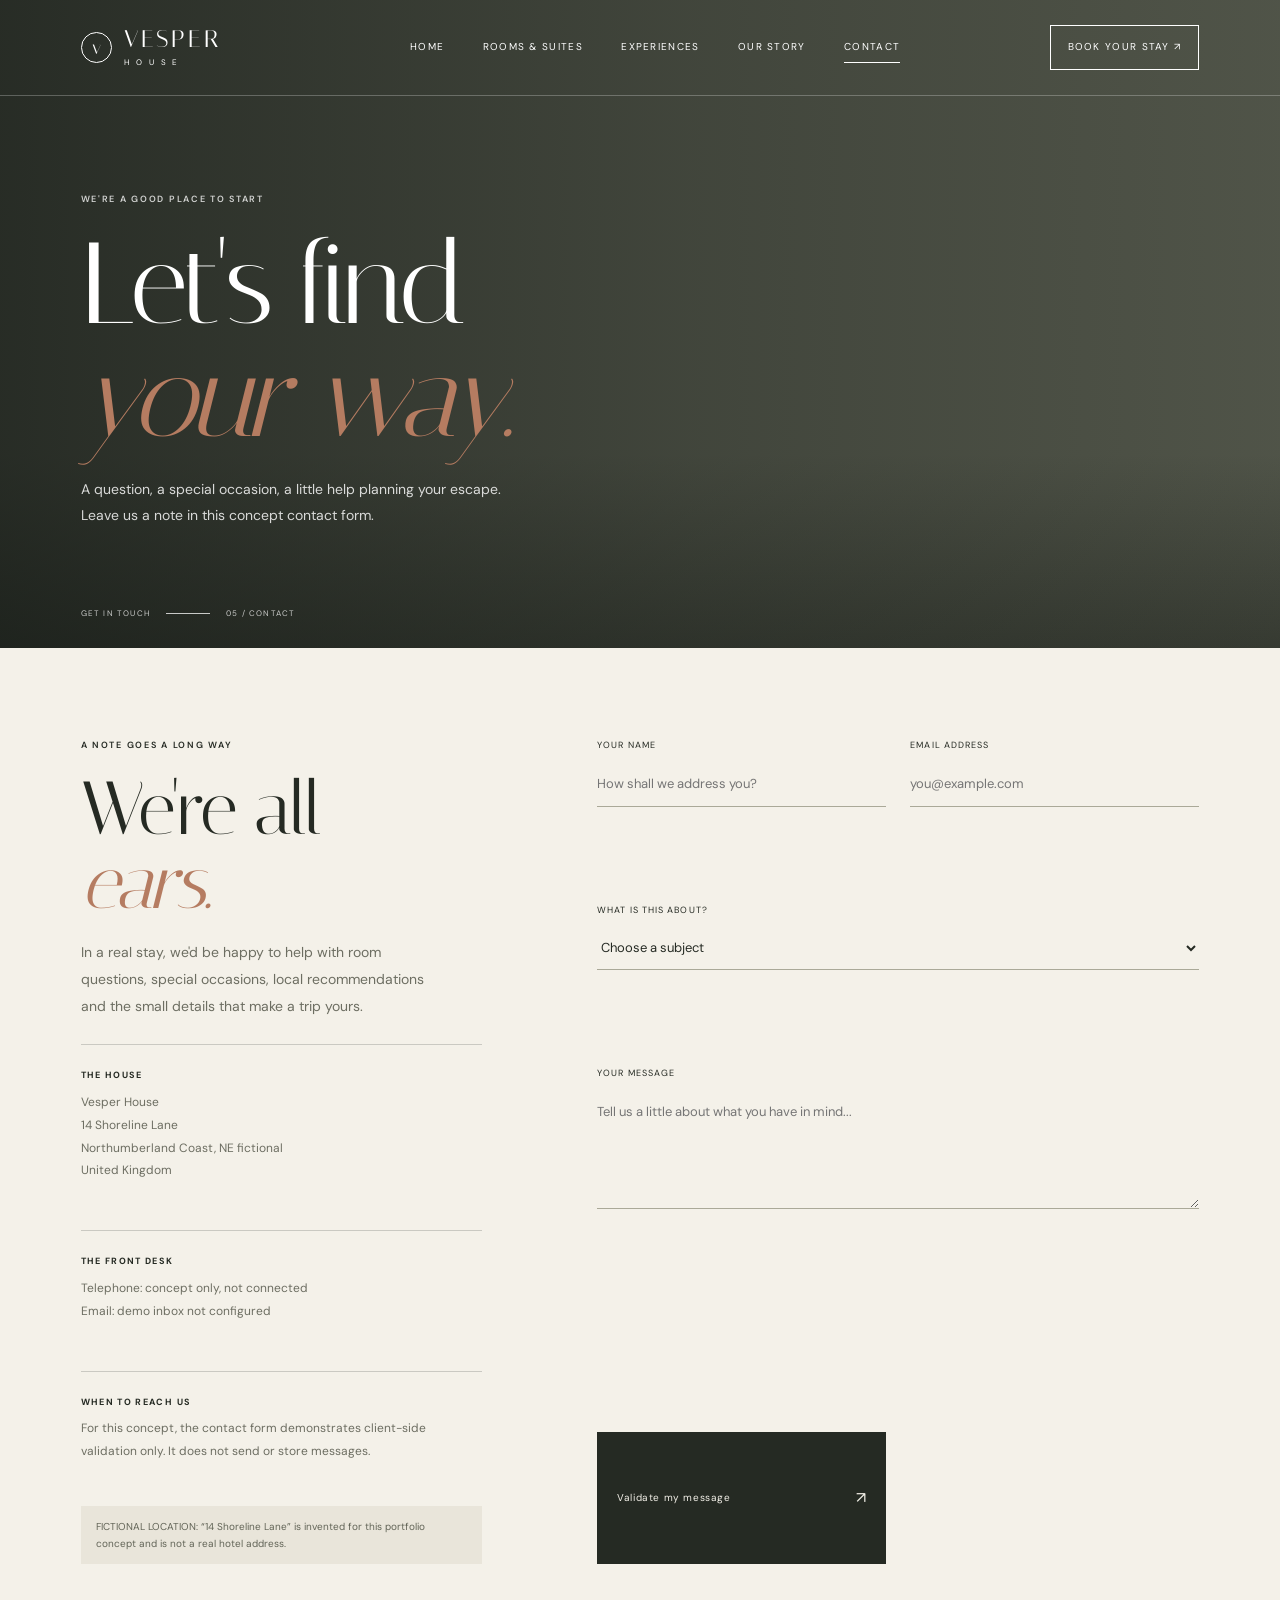
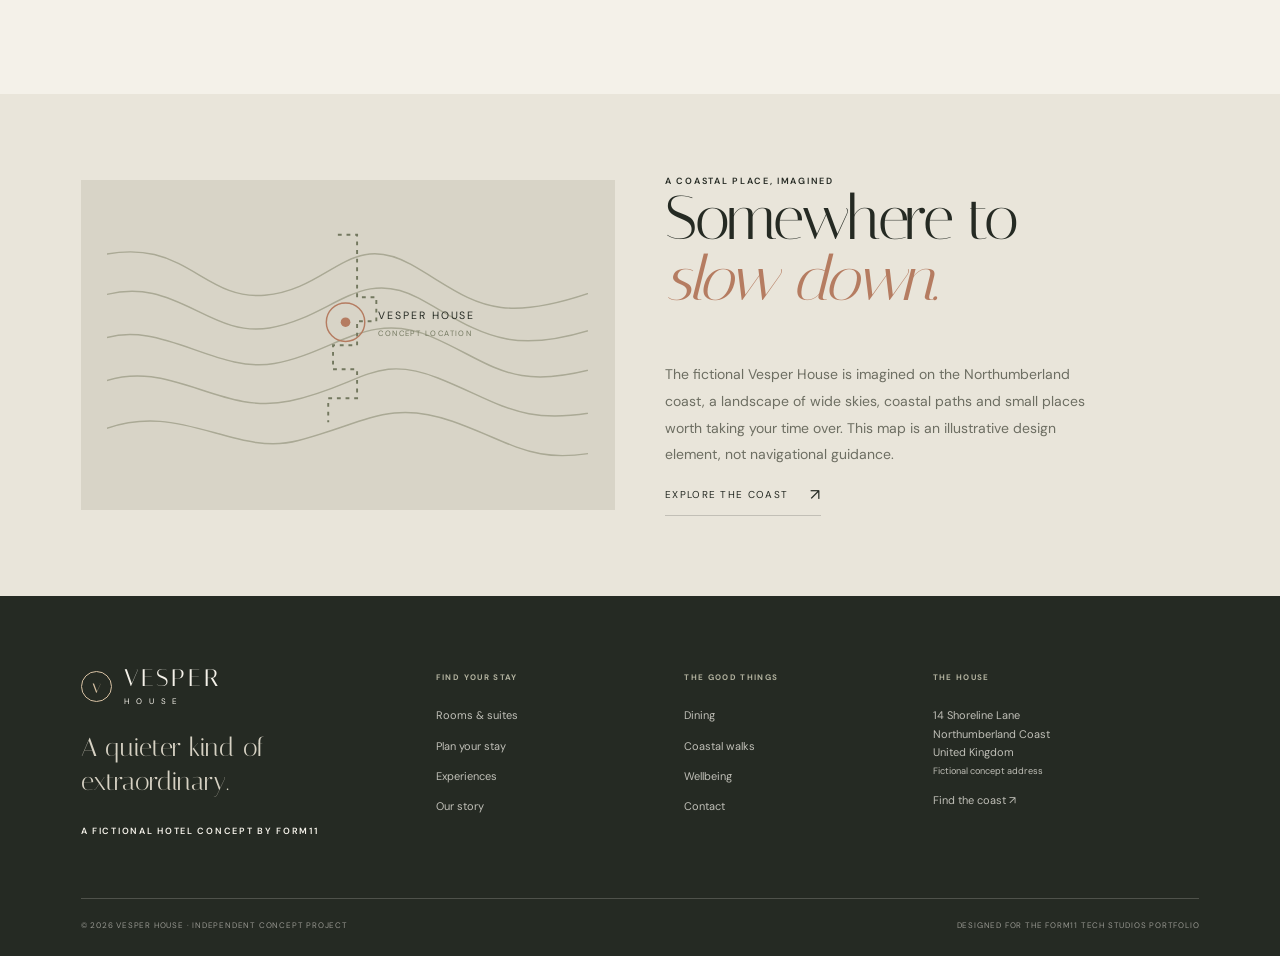
<file: contact.html>
<!doctype html><html lang="en-GB"><head><meta charset="utf-8"><meta name="viewport" content="width=device-width,initial-scale=1"><meta name="theme-color" content="#20251f"><meta name="description" content="Get in touch with Vesper House. This is a fictional boutique hotel portfolio concept with a demonstration contact form."><title>Contact | Vesper House</title><link rel="preconnect" href="https://fonts.googleapis.com"><link rel="preconnect" href="https://fonts.gstatic.com" crossorigin><link href="https://fonts.googleapis.com/css2?family=DM+Sans:wght@400;500;600;700&family=Italiana&display=swap" rel="stylesheet"><link rel="stylesheet" href="styles.css"></head><body data-page="contact"><div id="site-header"></div><main><section class="page-hero"><div class="hero-image" style="background-image:url('https://images.unsplash.com/photo-1500375592092-40eb2168fd21?auto=format&fit=crop&w=2200&q=90')"></div><div class="hero-shade"></div><div class="hero-content reveal"><span class="eyebrow light">WE'RE A GOOD PLACE TO START</span><h1>Let's find<br><em>your way.</em></h1><p class="hero-copy">A question, a special occasion, a little help planning your escape. Leave us a note in this concept contact form.</p></div><div class="hero-index"><span>GET IN TOUCH</span><span class="index-line"></span><span>05 / CONTACT</span></div></section><section class="contact-layout"><div class="contact-info reveal"><span class="eyebrow">A NOTE GOES A LONG WAY</span><h2>We're all<br><em>ears.</em></h2><p>In a real stay, we'd be happy to help with room questions, special occasions, local recommendations and the small details that make a trip yours.</p><div class="contact-detail"><h3>THE HOUSE</h3><p>Vesper House<br>14 Shoreline Lane<br>Northumberland Coast, NE fictional<br>United Kingdom</p></div><div class="contact-detail"><h3>THE FRONT DESK</h3><p>Telephone: concept only, not connected<br>Email: demo inbox not configured</p></div><div class="contact-detail"><h3>WHEN TO REACH US</h3><p>For this concept, the contact form demonstrates client-side validation only. It does not send or store messages.</p></div><div class="concept-note">FICTIONAL LOCATION: “14 Shoreline Lane” is invented for this portfolio concept and is not a real hotel address.</div></div><form class="contact-form reveal" id="contact-form" novalidate><label>Your name<input name="name" autocomplete="name" required minlength="2" placeholder="How shall we address you?"></label><label>Email address<input name="email" type="email" autocomplete="email" required placeholder="you@example.com"></label><label class="full">What is this about?<select name="subject" required><option value="">Choose a subject</option><option>Planning a stay</option><option>A special occasion</option><option>Dining and experiences</option><option>Something else</option></select></label><label class="full">Your message<textarea name="message" required minlength="10" placeholder="Tell us a little about what you have in mind..."></textarea></label><div class="form-message" id="contact-message" aria-live="polite" role="status"></div><button class="button button-dark" type="submit">Validate my message <span>↗</span></button></form></section><section class="location-section" id="location"><div class="location-illustration reveal"><svg viewBox="0 0 500 300" fill="none" aria-label="Decorative conceptual map of a coastline"><path d="M-20 60C80 30 96 104 164 98S252 30 316 66 400 135 520 89" stroke="#aaa995" stroke-width="1.5"/><path d="M-10 100C70 73 104 143 169 132S263 68 324 101 415 165 515 130" stroke="#aaa995" stroke-width="1.5"/><path d="M-10 145C55 120 112 180 174 169S272 113 337 141 420 200 515 172" stroke="#aaa995" stroke-width="1.5"/><path d="M-10 190C65 160 115 224 190 208S278 158 344 184 430 235 515 218" stroke="#aaa995" stroke-width="1.5"/><path d="M-10 240C75 204 130 267 199 249S294 206 359 229 443 275 515 260" stroke="#aaa995" stroke-width="1.5"/><path d="M240 35L260 35 260 100 280 100 280 125 260 125 260 150 235 150 235 175 260 175 260 205 230 205 230 230" stroke="#73785f" stroke-width="2" stroke-dasharray="4 5"/><circle cx="248" cy="126" r="20" stroke="#b57c61" stroke-width="1.5"/><circle cx="248" cy="126" r="5" fill="#b57c61"/><text x="282" y="123" fill="#252a23" font-size="11" letter-spacing="2">VESPER HOUSE</text><text x="282" y="140" fill="#73785f" font-size="8" letter-spacing="1.5">CONCEPT LOCATION</text></svg></div><div class="reveal"><span class="eyebrow">A COASTAL PLACE, IMAGINED</span><h2>Somewhere to<br><em>slow down.</em></h2><p>The fictional Vesper House is imagined on the Northumberland coast, a landscape of wide skies, coastal paths and small places worth taking your time over. This map is an illustrative design element, not navigational guidance.</p><a class="text-link" href="experiences.html#the-coast">Explore the coast <span>↗</span></a></div></section></main><div id="site-footer"></div><script src="app.js"></script></body></html>
</file>
<file: styles.css>
:root{--ink:#252a23;--paper:#f4f1e9;--cream:#e8e1d3;--olive:#73785f;--clay:#b57c61;--line:rgba(37,42,35,.2);--serif:'Italiana',Georgia,serif;--sans:'DM Sans',Arial,sans-serif;--pad:clamp(22px,6.3vw,100px);--ease:cubic-bezier(.2,.75,.25,1)}
*{box-sizing:border-box}html{scroll-behavior:smooth;scroll-padding-top:90px}body{margin:0;background:var(--paper);color:var(--ink);font-family:var(--sans);font-size:14px;line-height:1.65;-webkit-font-smoothing:antialiased}body.menu-open{overflow:hidden}img{display:block;width:100%;height:100%;object-fit:cover}a{color:inherit;text-decoration:none}button,input,select,textarea{font:inherit}button,a,input,select,textarea{-webkit-tap-highlight-color:transparent}button{color:inherit}.site-header{position:absolute;top:0;left:0;width:100%;z-index:20;padding:25px var(--pad);display:flex;align-items:center;justify-content:space-between;color:#fff;border-bottom:1px solid rgba(255,255,255,.25);transition:background .4s,color .4s,padding .4s}.site-header.scrolled{position:fixed;padding-top:16px;padding-bottom:16px;background:rgba(244,241,233,.96);color:var(--ink);border-color:var(--line);backdrop-filter:blur(14px)}.brand{display:flex;align-items:center;gap:12px;min-width:180px}.brand-mark{width:31px;height:31px;border:1px solid currentColor;border-radius:50%;display:grid;place-items:center;font-family:var(--serif);font-size:19px;line-height:1}.brand-word{font-family:var(--serif);font-size:24px;letter-spacing:.12em;line-height:1}.brand-word small{display:block;font:8px var(--sans);letter-spacing:.31em;margin-top:6px}.nav-links{display:flex;align-items:center;gap:clamp(18px,3vw,45px)}.nav-links a,.nav-book{font-size:10px;text-transform:uppercase;letter-spacing:.13em;position:relative}.nav-links a:after{content:"";position:absolute;bottom:-7px;left:0;width:100%;height:1px;background:currentColor;transform:scaleX(0);transform-origin:right;transition:transform .35s var(--ease)}.nav-links a:hover:after,.nav-links a[aria-current=page]:after{transform:scaleX(1);transform-origin:left}.nav-book{border:1px solid currentColor;padding:13px 17px;transition:background .3s,color .3s}.nav-book:hover{background:var(--paper);color:var(--ink)}.scrolled .nav-book:hover{background:var(--ink);color:var(--paper)}.menu-toggle{display:none;background:none;border:0;color:inherit;font-size:10px;letter-spacing:.12em;text-transform:uppercase}.hero{height:min(900px,100svh);min-height:680px;position:relative;display:flex;align-items:center;overflow:hidden;background:#43483f;color:#fff}.hero-image,.hero-shade,.closing-bg{position:absolute;inset:0}.hero-image{background-image:url('https://images.unsplash.com/photo-1510798831971-661eb04b3739?auto=format&fit=crop&w=2400&q=90');background-position:center 53%;background-size:cover;animation:heroDrift 2s var(--ease) both;transform:scale(1.04)}.hero-shade{background:linear-gradient(90deg,rgba(19,24,20,.68),rgba(19,24,20,.28) 54%,rgba(19,24,20,.05)),linear-gradient(0deg,rgba(16,20,16,.4),transparent 30%)}.hero-content{position:relative;z-index:2;margin-left:var(--pad);max-width:690px;padding-top:50px}.eyebrow{font-size:9px;letter-spacing:.19em;font-weight:600;display:block;line-height:1.6}.light{color:rgba(255,255,255,.78)}h1,h2,h3,p,figure{margin-top:0}h1,h2{font-weight:400;font-family:var(--serif);letter-spacing:-.035em;line-height:.98}h1{font-size:clamp(68px,9vw,132px);margin:27px 0 25px}h1 em,h2 em{font-weight:400;color:var(--clay)}.hero h1 em{color:#d8c2a4}.hero-copy{max-width:390px;color:rgba(255,255,255,.82);font-size:14px;line-height:1.9;margin-bottom:34px}.hero-actions{display:flex;align-items:center;gap:28px;flex-wrap:wrap}.button{display:inline-flex;align-items:center;justify-content:space-between;gap:28px;padding:16px 19px;min-width:190px;font-size:10px;letter-spacing:.06em;border:1px solid transparent;cursor:pointer;transition:background .35s,color .35s,border-color .35s,transform .35s var(--ease)}.button span{font-size:16px;transition:transform .3s}.button:hover span{transform:translate(3px,-3px)}.button-light{background:var(--paper);color:var(--ink)}.button-light:hover{background:#d8c2a4;transform:translateY(-2px)}.button-dark{background:var(--ink);color:var(--paper)}.button-dark:hover{background:#4d5747}.button-outline{border-color:var(--ink);background:transparent}.button-outline:hover{background:var(--ink);color:var(--paper)}.text-link{display:inline-flex;gap:22px;align-items:center;font-size:10px;text-transform:uppercase;letter-spacing:.13em;padding-bottom:7px;border-bottom:1px solid var(--line)}.text-link span{font-size:16px;transition:transform .3s}.text-link:hover span{transform:translate(3px,-3px)}.light-link{border-color:rgba(255,255,255,.45)}.hero-index{position:absolute;bottom:38px;left:var(--pad);display:flex;align-items:center;gap:16px;font-size:8px;letter-spacing:.15em;color:rgba(255,255,255,.75)}.index-line{display:inline-block;width:44px;height:1px;background:currentColor}.scroll-cue{position:absolute;right:var(--pad);bottom:0;display:flex;align-items:center;gap:15px;flex-direction:column;font-size:8px;letter-spacing:.16em;color:rgba(255,255,255,.8)}.scroll-line{height:55px;width:1px;background:rgba(255,255,255,.6);transform-origin:top;animation:scrollPulse 2s infinite}.booking-strip{position:relative;z-index:3;margin:-1px auto 0;background:var(--cream);padding:24px var(--pad);display:flex;align-items:center;justify-content:space-between;gap:30px}.booking-intro{min-width:155px}.booking-intro>span:last-child{display:block;font-family:var(--serif);font-size:23px;margin-top:4px}.quick-book{display:flex;align-items:end;gap:clamp(15px,3vw,45px);flex:1;justify-content:flex-end}.quick-book label,.booking-form label,.contact-form label{display:flex;flex-direction:column;gap:8px;font-size:9px;letter-spacing:.12em;text-transform:uppercase;min-width:115px}.quick-book input,.quick-book select{border:0;border-bottom:1px solid #9c9b8b;background:transparent;padding:7px 0;color:var(--ink);outline-offset:4px;min-width:0;width:100%;font-size:12px;text-transform:none;letter-spacing:0}.quick-book .button{min-width:180px}.section-pad{padding:clamp(75px,10vw,150px) var(--pad)}.intro{display:grid;grid-template-columns:.6fr 1.2fr 1fr;gap:clamp(30px,5vw,80px);align-items:start}.intro-kicker{display:flex;flex-direction:column;justify-content:space-between;min-height:360px}.vertical-note{writing-mode:vertical-rl;transform:rotate(180deg);font-size:8px;letter-spacing:.17em;align-self:flex-start;color:#7d806f}.intro-main h2,.section-heading h2,.experience-copy h2,.destination-copy h2{font-size:clamp(50px,6.4vw,88px);margin:0 0 40px}.intro-main h2 em,.section-heading h2 em,.experience-copy h2 em,.destination-copy h2 em{color:var(--olive)}.intro-bottom{display:flex;align-items:end;gap:35px}.intro-bottom p{font-size:13px;line-height:1.9;max-width:365px;margin:0;color:#66685d}.circle-link{width:92px;height:92px;flex-shrink:0;border:1px solid #a3a493;border-radius:50%;display:flex;flex-direction:column;justify-content:center;align-items:center;gap:2px;font-size:9px;transition:background .3s,color .3s,transform .4s}.circle-link b{font-size:17px;font-weight:400}.circle-link:hover{background:var(--ink);color:var(--paper);transform:rotate(-8deg)}.intro-photo{margin:90px 0 0}.intro-photo img{aspect-ratio:4/5}.intro-photo figcaption{font-size:8px;letter-spacing:.14em;margin-top:12px;color:#77796d}.rooms-section{background:#e9e5da}.section-heading{display:flex;align-items:end;justify-content:space-between;gap:30px;margin-bottom:48px}.section-heading h2{margin:17px 0 0}.room-grid{display:grid;grid-template-columns:repeat(3,minmax(0,1fr));gap:22px}.room-card:nth-child(2){margin-top:65px}.room-card:nth-child(3){margin-top:125px}.image-link{display:block;position:relative;overflow:hidden;background:#d1cbbb}.image-link img{aspect-ratio:4/5;transition:transform .9s var(--ease),filter .7s}.image-link:hover img{transform:scale(1.045);filter:brightness(.88)}.image-index{position:absolute;top:17px;left:17px;color:#fff;font-size:9px;letter-spacing:.12em}.image-arrow{position:absolute;right:15px;bottom:15px;width:42px;height:42px;background:var(--paper);border-radius:50%;display:grid;place-items:center;font-size:18px;transition:transform .3s,background .3s}.image-link:hover .image-arrow{transform:rotate(45deg);background:#d8c2a4}.room-meta{display:flex;justify-content:space-between;gap:15px;padding-top:19px}.room-meta h3{font:26px var(--serif);margin:0 0 5px}.room-meta p{font-size:11px;line-height:1.7;color:#737469;max-width:230px;margin:0}.room-meta>span{font-size:11px;white-space:nowrap;margin-top:5px}.room-meta small{font-size:9px;color:#74756a}.quote-band{min-height:420px;background:var(--olive);color:var(--paper);display:flex;flex-direction:column;align-items:center;justify-content:center;text-align:center;padding:80px 20px}.quote-mark{font:80px var(--serif);height:60px;color:#d2b89a}.quote-band blockquote{font:clamp(42px,6.5vw,82px)/1.03 var(--serif);letter-spacing:-.025em;margin:15px 0 30px}.quote-band blockquote em{color:#d7c5ab}.quote-band>p{font-size:8px;letter-spacing:.2em;margin:0;color:rgba(255,255,255,.72)}.experience-feature{display:grid;grid-template-columns:1.1fr .9fr;gap:clamp(45px,9vw,140px);align-items:center}.experience-image{position:relative}.experience-image img{aspect-ratio:4/5}.photo-caption{position:absolute;left:18px;bottom:18px;color:white;font-size:8px;letter-spacing:.16em}.experience-copy{padding:25px 0;max-width:440px}.experience-copy h2{margin:24px 0 28px}.experience-copy>p,.destination-copy>p{font-size:13px;color:#6d6e62;line-height:2;max-width:365px;margin-bottom:32px}.feature-count{display:flex;align-items:center;gap:14px;margin-top:80px;font-size:8px;letter-spacing:.15em;color:#77796d}.feature-count .index-line{width:55px}.journal-section{background:#e9e5da}.heading-note{font:20px/1.4 var(--serif);max-width:240px;color:#77796d;margin:0 0 8px}.journal-grid{display:grid;grid-template-columns:repeat(3,minmax(0,1fr));gap:22px}.journal-card{display:block;position:relative}.journal-card>img{aspect-ratio:4/3;transition:transform .7s var(--ease);overflow:hidden}.journal-card:hover>img{transform:scale(.98)}.journal-card>div{position:relative;padding:22px 42px 10px 0}.journal-card h3{font:clamp(22px,2.3vw,30px)/1.15 var(--serif);margin:12px 0 0;max-width:300px}.journal-arrow{position:absolute;right:0;bottom:18px;font-size:20px;transition:transform .3s}.journal-card:hover .journal-arrow{transform:translate(3px,-3px)}.testimonial{position:relative;text-align:center;min-height:440px;display:flex;flex-direction:column;justify-content:center;align-items:center}.testimonial-inner{max-width:800px}.testimonial-inner .quote-mark{margin:15px 0 0}.testimonial blockquote{font:clamp(35px,5.2vw,65px)/1.12 var(--serif);letter-spacing:-.02em;margin:0 auto 30px}.testimonial-byline{font-size:8px;letter-spacing:.13em;color:#77796d;display:flex;justify-content:center;gap:12px}.testimonial-controls{position:absolute;right:var(--pad);bottom:50px;display:flex;align-items:center;gap:15px;font-size:9px}.testimonial-controls button{border:1px solid var(--line);background:transparent;border-radius:50%;width:36px;height:36px;cursor:pointer;transition:background .2s,color .2s}.testimonial-controls button:hover{background:var(--ink);color:var(--paper)}.testimonial-controls span{display:flex;align-items:center;gap:8px}.testimonial-controls i{display:block;width:25px;height:1px;background:#9d9c8e}.destination{background:#e9e5da;display:grid;grid-template-columns:.7fr 1.3fr;gap:clamp(35px,8vw,125px);align-items:center}.destination-copy{padding:30px 0}.destination-copy h2{margin:25px 0}.destination-copy .text-link{margin-top:5px}.coordinates{display:block;margin-top:65px;font-size:8px;letter-spacing:.15em;color:#7d806f}.destination-image{position:relative}.destination-image img{aspect-ratio:5/4}.destination-image>span{position:absolute;bottom:16px;left:18px;color:#fff;font-size:8px;letter-spacing:.14em}.closing-cta{min-height:570px;display:grid;place-items:center;text-align:center;color:#fff;position:relative;overflow:hidden;background:#343a30}.closing-bg{background-image:linear-gradient(rgba(23,28,22,.55),rgba(23,28,22,.55)),url('https://images.unsplash.com/photo-1470770841072-f978cf4d019e?auto=format&fit=crop&w=2200&q=85');background-size:cover;background-position:center;transition:transform 1.5s var(--ease)}.closing-cta:hover .closing-bg{transform:scale(1.03)}.closing-content{position:relative;padding:70px 20px}.closing-content h2{font-size:clamp(58px,8vw,100px);margin:22px 0 35px}.closing-content h2 em{color:#d8c2a4}.site-footer{background:var(--ink);color:var(--paper);padding:70px var(--pad) 24px}.footer-top{display:grid;grid-template-columns:1.2fr .8fr .8fr 1fr;gap:35px;padding-bottom:60px}.footer-brand p{font:26px/1.3 var(--serif);max-width:250px;margin:25px 0;color:#d6d1c3}.footer-col h4{font-size:8px;letter-spacing:.17em;color:#b2b29f;margin:5px 0 22px}.footer-col a,.footer-col p{display:block;font-size:11px;color:rgba(244,241,233,.75);margin:0 0 12px;transition:color .2s}.footer-col a:hover{color:#d8c2a4}.footer-bottom{border-top:1px solid rgba(244,241,233,.2);padding-top:20px;display:flex;justify-content:space-between;gap:20px;font-size:8px;letter-spacing:.1em;color:rgba(244,241,233,.55)}.footer-bottom span:last-child{text-align:right}.page-hero{min-height:610px;height:72vh;max-height:800px;display:flex;align-items:end;position:relative;overflow:hidden;background:#53574b;color:#fff}.page-hero .hero-image{background-position:center}.page-hero .hero-content{padding-bottom:85px;max-width:800px}.page-hero h1{font-size:clamp(65px,9vw,115px);margin:22px 0}.page-hero .hero-copy{max-width:460px}.page-hero .hero-index{bottom:28px}.page-hero .hero-image{animation:none}.page-intro{display:grid;grid-template-columns:.7fr 1.3fr;gap:50px;padding:90px var(--pad);border-bottom:1px solid var(--line)}.page-intro h2{font-size:clamp(38px,5vw,65px);margin:0;max-width:800px}.page-intro p{max-width:600px;color:#6d6e62;line-height:1.9;margin:20px 0 0}.accommodation-list{padding:30px var(--pad) 120px}.stay-row{display:grid;grid-template-columns:1.1fr 1fr;gap:clamp(30px,7vw,100px);align-items:center;padding:65px 0;border-bottom:1px solid var(--line)}.stay-row:nth-child(even) .stay-image{order:2}.stay-image{position:relative}.stay-image img{aspect-ratio:5/4}.stay-number{position:absolute;top:15px;left:15px;color:#fff;font-size:9px;letter-spacing:.15em}.stay-details .eyebrow{color:var(--olive)}.stay-details h2{font-size:clamp(40px,5vw,65px);margin:18px 0}.stay-details>p{color:#6d6e62;max-width:440px;line-height:1.9}.stay-specs{display:flex;flex-wrap:wrap;gap:20px;margin:25px 0 28px;padding:17px 0;border-top:1px solid var(--line);border-bottom:1px solid var(--line);font-size:10px}.stay-specs span{display:flex;gap:7px;align-items:center}.stay-price{font:25px var(--serif);margin-bottom:25px}.stay-price small{font:10px var(--sans);color:#74756a}.page-banner{background:var(--olive);color:var(--paper);padding:90px var(--pad);display:flex;align-items:center;justify-content:space-between;gap:40px}.page-banner h2{font-size:clamp(40px,6vw,70px);margin:0;max-width:650px}.page-banner p{max-width:300px;color:rgba(255,255,255,.75);line-height:1.9}.experience-list{padding:35px var(--pad) 120px}.experience-row{display:grid;grid-template-columns:1fr 1fr;gap:clamp(30px,7vw,100px);align-items:center;padding:60px 0;border-bottom:1px solid var(--line);scroll-margin-top:100px}.experience-row:nth-child(even) .experience-row-image{order:2}.experience-row-image img{aspect-ratio:5/4}.experience-row-copy .eyebrow{color:var(--olive)}.experience-row-copy h2{font-size:clamp(42px,5vw,68px);margin:20px 0}.experience-row-copy p{max-width:440px;line-height:1.9;color:#6d6e62}.experience-meta{display:flex;gap:20px;flex-wrap:wrap;margin-top:28px;font-size:9px;letter-spacing:.1em;text-transform:uppercase}.about-story{display:grid;grid-template-columns:1fr 1fr;gap:clamp(35px,8vw,120px);align-items:center;padding:100px var(--pad)}.about-story img{aspect-ratio:4/5}.about-story h2{font-size:clamp(42px,5.7vw,75px);margin:22px 0}.about-story p{line-height:1.95;color:#6d6e62}.values-grid{padding:90px var(--pad);background:#e9e5da}.values-grid>h2{text-align:center;font-size:clamp(42px,6vw,72px);margin:18px 0 60px}.values-list{display:grid;grid-template-columns:repeat(3,1fr);gap:40px}.value-item{border-top:1px solid var(--line);padding-top:20px}.value-item span{font-size:9px;color:var(--olive);letter-spacing:.15em}.value-item h3{font:30px var(--serif);margin:20px 0 10px}.value-item p{font-size:12px;line-height:1.9;color:#6d6e62}.contact-layout{display:grid;grid-template-columns:.8fr 1.2fr;gap:clamp(40px,9vw,140px);padding:90px var(--pad) 130px}.contact-info h2{font-size:clamp(45px,6vw,75px);margin:20px 0}.contact-info>p{max-width:350px;line-height:1.9;color:#6d6e62}.contact-detail{padding:23px 0;border-top:1px solid var(--line);margin-top:25px}.contact-detail h3{font-size:9px;letter-spacing:.15em;text-transform:uppercase;margin:0 0 8px}.contact-detail p,.contact-detail a{font-size:12px;color:#6d6e62;margin:0;line-height:1.9}.concept-note{background:#e9e5da;padding:12px 15px;font-size:10px;color:#626457;line-height:1.7;margin-top:20px}.contact-form{display:grid;grid-template-columns:1fr 1fr;gap:24px}.contact-form label{font-size:9px}.contact-form .full{grid-column:1/-1}.contact-form input,.contact-form select,.contact-form textarea,.booking-form input,.booking-form select{border:0;border-bottom:1px solid #aaa998;background:transparent;padding:12px 0;outline-offset:4px;color:var(--ink);font-size:13px;text-transform:none;letter-spacing:0;border-radius:0;width:100%}.contact-form textarea{resize:vertical;min-height:120px}.contact-form .button{margin-top:10px}.form-message{grid-column:1/-1;min-height:20px;font-size:12px}.form-message.success{color:#456044}.form-message.error{color:#a34234}.location-section{background:#e9e5da;padding:80px var(--pad);display:grid;grid-template-columns:1fr 1fr;gap:50px;align-items:center}.location-illustration{background:#d8d4c7;min-height:330px;display:grid;place-items:center;position:relative;overflow:hidden}.location-illustration svg{width:90%;max-width:500px;height:auto}.location-section h2{font-size:clamp(40px,5vw,62px)}.location-section p{max-width:440px;color:#6d6e62;line-height:1.9}.booking-page{padding:150px var(--pad) 100px;min-height:80vh}.booking-heading{max-width:750px;margin-bottom:50px}.booking-heading h1{font-size:clamp(55px,8vw,90px);margin:20px 0}.booking-heading p{color:#6d6e62;max-width:520px;line-height:1.9}.demo-banner{background:#e7dfcc;padding:13px 16px;font-size:10px;letter-spacing:.04em;line-height:1.7;margin-bottom:30px;border-left:2px solid var(--clay)}.booking-layout{display:grid;grid-template-columns:1.2fr .8fr;gap:40px;align-items:start}.booking-form,.booking-summary{border:1px solid var(--line);padding:clamp(22px,3vw,40px)}.booking-form h2,.booking-summary h2{font:32px var(--serif);margin:0 0 25px}.booking-form-grid{display:grid;grid-template-columns:1fr 1fr;gap:24px}.booking-form label{font-size:9px;letter-spacing:.12em;text-transform:uppercase;display:flex;flex-direction:column;gap:7px}.booking-form .full{grid-column:1/-1}.booking-form .button{margin-top:25px}.booking-summary{background:#e9e5da;position:sticky;top:95px}.summary-room{display:flex;gap:17px;margin:20px 0 25px}.summary-room img{width:115px;height:115px;object-fit:cover}.summary-room h3{font:24px var(--serif);margin:5px 0}.summary-room p{font-size:10px;color:#6d6e62;margin:0}.summary-lines{border-top:1px solid var(--line);padding-top:15px}.summary-line{display:flex;justify-content:space-between;gap:20px;font-size:11px;margin:12px 0}.summary-total{border-top:1px solid var(--line);padding-top:18px;margin-top:18px;font:28px var(--serif);display:flex;justify-content:space-between}.summary-total small{font:9px var(--sans);color:#6d6e62}.booking-status{padding:13px;background:#f4f1e9;font-size:11px;line-height:1.7;margin-top:18px;min-height:45px}.booking-status.error{color:#a34234}.booking-status.success{color:#456044}.review-screen{display:none}.review-screen.active{display:block}.booking-step.hidden{display:none}.review-details{padding:15px 0;border-top:1px solid var(--line);font-size:12px}.review-details p{margin:8px 0;color:#626457}.review-actions{display:flex;gap:12px;flex-wrap:wrap;margin-top:25px}.review-actions button{min-width:150px}.site-footer .brand{min-width:0}.site-footer .brand-mark{color:#d8c2a4}.reveal{opacity:0;transform:translateY(25px);transition:opacity .9s var(--ease),transform .9s var(--ease)}.reveal.is-visible{opacity:1;transform:translateY(0)}.room-card.reveal:nth-child(2),.journal-card.reveal:nth-child(2){transition-delay:.12s}.room-card.reveal:nth-child(3),.journal-card.reveal:nth-child(3){transition-delay:.24s}@keyframes heroDrift{from{transform:scale(1.12);filter:brightness(.8)}to{transform:scale(1.04);filter:brightness(1)}}@keyframes scrollPulse{0%,100%{transform:scaleY(.65);opacity:.5}50%{transform:scaleY(1);opacity:1}}:focus-visible{outline:2px solid var(--clay);outline-offset:4px}::selection{background:var(--olive);color:#fff}
@media(max-width:1000px){.site-header{padding:20px var(--pad)}.nav-links{gap:17px}.nav-links a{font-size:9px}.brand{min-width:150px}.brand-word{font-size:21px}.nav-book{padding:11px}.booking-strip{align-items:flex-start;flex-direction:column}.quick-book{width:100%;justify-content:space-between}.intro{grid-template-columns:.35fr 1.2fr;gap:35px}.intro-photo{grid-column:2;margin-top:25px;max-width:440px}.intro-kicker{min-height:300px}.footer-top{grid-template-columns:1.2fr .8fr .8fr}.footer-col:last-child{grid-column:2/4}.experience-feature{gap:50px}.room-meta{flex-direction:column}.room-meta>span{margin-top:0}.contact-layout{gap:55px}.booking-layout{grid-template-columns:1fr .8fr;gap:20px}}
@media(max-width:720px){:root{--pad:23px}.site-header{padding:17px var(--pad)}.site-header.scrolled{padding-top:13px;padding-bottom:13px}.brand{min-width:0}.brand-mark{width:28px;height:28px}.brand-word{font-size:20px}.brand-word small{font-size:7px}.menu-toggle{display:block;z-index:3;padding:10px 0 10px 12px}.nav-book{display:none}.nav-links{position:fixed;inset:0;background:var(--ink);color:var(--paper);display:flex;flex-direction:column;align-items:flex-start;justify-content:center;padding:70px var(--pad);gap:24px;transform:translateY(-105%);transition:transform .6s var(--ease);z-index:2}.nav-links.open{transform:translateY(0)}.nav-links a{font:clamp(32px,8vw,50px) var(--serif);text-transform:none;letter-spacing:0}.nav-links a:after{bottom:-2px}.menu-toggle[aria-expanded=true]{position:relative;color:var(--paper)}.hero{min-height:700px;height:88svh;max-height:900px}.hero-image{background-position:58% center}.hero-shade{background:linear-gradient(90deg,rgba(19,24,20,.65),rgba(19,24,20,.18)),linear-gradient(0deg,rgba(16,20,16,.42),transparent 40%)}.hero-content{margin:0 var(--pad);padding-top:65px}.hero h1{font-size:clamp(61px,14vw,94px);margin:23px 0}.hero-copy{font-size:13px;max-width:330px}.hero-actions{align-items:flex-start;flex-direction:column;gap:20px}.hero-index{bottom:22px;left:var(--pad);font-size:7px}.scroll-cue{right:var(--pad);font-size:7px}.scroll-line{height:38px}.booking-strip{padding:26px var(--pad);gap:20px}.booking-intro>span:last-child{font-size:22px}.quick-book{display:grid;grid-template-columns:1fr 1fr;gap:20px}.quick-book label{min-width:0}.quick-book .button{grid-column:1/-1;width:100%}.section-pad{padding-top:75px;padding-bottom:75px}.intro{grid-template-columns:1fr;gap:28px}.intro-kicker{min-height:0;display:block}.vertical-note{display:none}.intro-main h2,.section-heading h2,.experience-copy h2,.destination-copy h2{font-size:clamp(49px,11vw,72px);margin:16px 0 28px}.intro-bottom{align-items:center;gap:18px}.intro-bottom p{font-size:12px}.circle-link{width:78px;height:78px}.intro-photo{grid-column:auto;margin:15px 0 0;max-width:none}.intro-photo img{aspect-ratio:5/4}.section-heading{align-items:flex-start;flex-direction:column;margin-bottom:32px;gap:20px}.section-heading h2{margin-top:13px}.room-grid{grid-template-columns:1fr;gap:36px}.room-card:nth-child(2),.room-card:nth-child(3){margin-top:0}.image-link img{aspect-ratio:5/4}.room-meta{flex-direction:row}.room-meta h3{font-size:25px}.room-meta p{font-size:11px}.room-meta>span{font-size:10px}.quote-band{min-height:350px;padding:65px 20px}.quote-band blockquote{font-size:clamp(39px,9vw,60px)}.experience-feature{grid-template-columns:1fr;gap:35px}.experience-image img{aspect-ratio:4/3}.experience-copy{padding:0}.experience-copy h2{margin:18px 0 22px}.feature-count{margin-top:45px}.heading-note{font-size:18px}.journal-grid{grid-template-columns:1fr;gap:30px}.journal-card>img{aspect-ratio:5/3}.journal-card h3{font-size:27px}.testimonial{min-height:390px}.testimonial blockquote{font-size:clamp(34px,8vw,48px)}.testimonial-controls{position:static;margin-top:35px}.destination{grid-template-columns:1fr;gap:30px}.destination-copy{padding:0}.destination-copy h2{margin:18px 0}.coordinates{margin-top:35px}.destination-image img{aspect-ratio:4/3}.closing-cta{min-height:470px}.closing-content h2{font-size:clamp(56px,12vw,82px)}.footer-top{grid-template-columns:1fr 1fr;gap:35px 25px;padding-bottom:40px}.footer-brand{grid-column:1/-1}.footer-brand p{font-size:24px}.footer-col:last-child{grid-column:auto}.footer-bottom{flex-direction:column;gap:10px}.footer-bottom span:last-child{text-align:left}.page-hero{height:75svh;min-height:570px}.page-hero .hero-content{padding-bottom:70px}.page-hero h1{font-size:clamp(58px,13vw,85px)}.page-intro{grid-template-columns:1fr;gap:18px;padding:65px var(--pad)}.page-intro h2{font-size:clamp(38px,9vw,56px)}.accommodation-list{padding:10px var(--pad) 75px}.stay-row{grid-template-columns:1fr;gap:25px;padding:40px 0}.stay-row:nth-child(even) .stay-image{order:0}.stay-image img{aspect-ratio:4/3}.stay-details h2{font-size:47px;margin:12px 0}.stay-details>p{font-size:12px}.stay-specs{gap:14px}.page-banner{padding:60px var(--pad);flex-direction:column;align-items:flex-start;gap:20px}.page-banner h2{font-size:clamp(40px,9vw,60px)}.experience-list{padding:10px var(--pad) 75px}.experience-row{grid-template-columns:1fr;gap:25px;padding:40px 0}.experience-row:nth-child(even) .experience-row-image{order:0}.experience-row-image img{aspect-ratio:4/3}.experience-row-copy h2{font-size:48px;margin:12px 0}.about-story{grid-template-columns:1fr;gap:35px;padding:65px var(--pad)}.about-story img{aspect-ratio:4/3}.about-story h2{font-size:clamp(42px,10vw,62px);margin:17px 0}.values-grid{padding:65px var(--pad)}.values-grid>h2{font-size:48px;margin:15px 0 35px}.values-list{grid-template-columns:1fr;gap:25px}.value-item h3{font-size:28px;margin:12px 0 7px}.contact-layout{grid-template-columns:1fr;gap:45px;padding:65px var(--pad) 80px}.contact-info h2{font-size:58px}.contact-form{gap:20px}.location-section{grid-template-columns:1fr;gap:25px;padding:60px var(--pad)}.location-illustration{min-height:250px}.booking-page{padding:125px var(--pad) 70px}.booking-heading h1{font-size:clamp(54px,12vw,78px)}.booking-layout{grid-template-columns:1fr;gap:20px}.booking-summary{position:static;grid-row:1}.booking-form-grid{gap:18px}.booking-form,.booking-summary{padding:22px}.summary-room img{width:95px;height:95px}.summary-room h3{font-size:21px}}
@media(max-width:390px){.hero h1{font-size:58px}.room-meta{flex-direction:column}.room-meta>span{margin-top:0}.contact-form{grid-template-columns:1fr}.contact-form .full{grid-column:auto}.booking-form-grid{grid-template-columns:1fr}.booking-form .full{grid-column:auto}.footer-top{gap:30px 16px}}
@media(prefers-reduced-motion:reduce){*,*::before,*::after{scroll-behavior:auto!important;animation-duration:.01ms!important;animation-iteration-count:1!important;transition-duration:.01ms!important}.reveal{opacity:1;transform:none}}

/* Hero refinement: one deliberate editorial column, with a quiet bottom rail. */
.hero-home{align-items:center;isolation:isolate}
.hero-home .hero-content{width:min(100% - (var(--pad) * 2),760px);max-width:760px;margin-left:var(--pad);padding:70px 0 30px}
.hero-home .hero-content .eyebrow{margin:0 0 22px;letter-spacing:.22em}
.hero-home h1{max-width:760px;font-size:clamp(64px,7.7vw,112px);line-height:.94;letter-spacing:-.045em;margin:0 0 26px}
.hero-home .hero-copy{max-width:370px;margin:0 0 30px;font-size:14px;line-height:1.8}
.hero-home .hero-actions{gap:24px;align-items:center}
.hero-home .hero-index{bottom:32px;left:var(--pad);gap:13px}
.hero-home .scroll-cue{right:var(--pad);bottom:0;gap:12px}
.hero-home .hero-shade{background:linear-gradient(90deg,rgba(19,24,20,.72) 0%,rgba(19,24,20,.43) 42%,rgba(19,24,20,.08) 78%),linear-gradient(0deg,rgba(16,20,16,.45),transparent 32%)}
@media(max-width:720px){
 .hero-home .hero-content{width:auto;margin:0 var(--pad);padding:45px 0 50px}
 .hero-home .hero-content .eyebrow{max-width:260px;margin-bottom:20px;font-size:8px}
 .hero-home h1{font-size:clamp(57px,12.8vw,82px);line-height:.98;letter-spacing:-.04em;margin:0 0 22px}
 .hero-home .hero-copy{max-width:315px;margin-bottom:26px;font-size:13px;line-height:1.8}
 .hero-home .hero-actions{align-items:flex-start;gap:18px}
 .hero-home .hero-index{bottom:20px;gap:9px}
 .hero-home .scroll-cue{right:var(--pad);gap:9px}
}
@media(max-width:390px){.hero-home h1{font-size:54px}.hero-home .hero-copy{max-width:285px}.hero-home .hero-actions .button{min-width:0;padding:15px 16px}}
</file>
